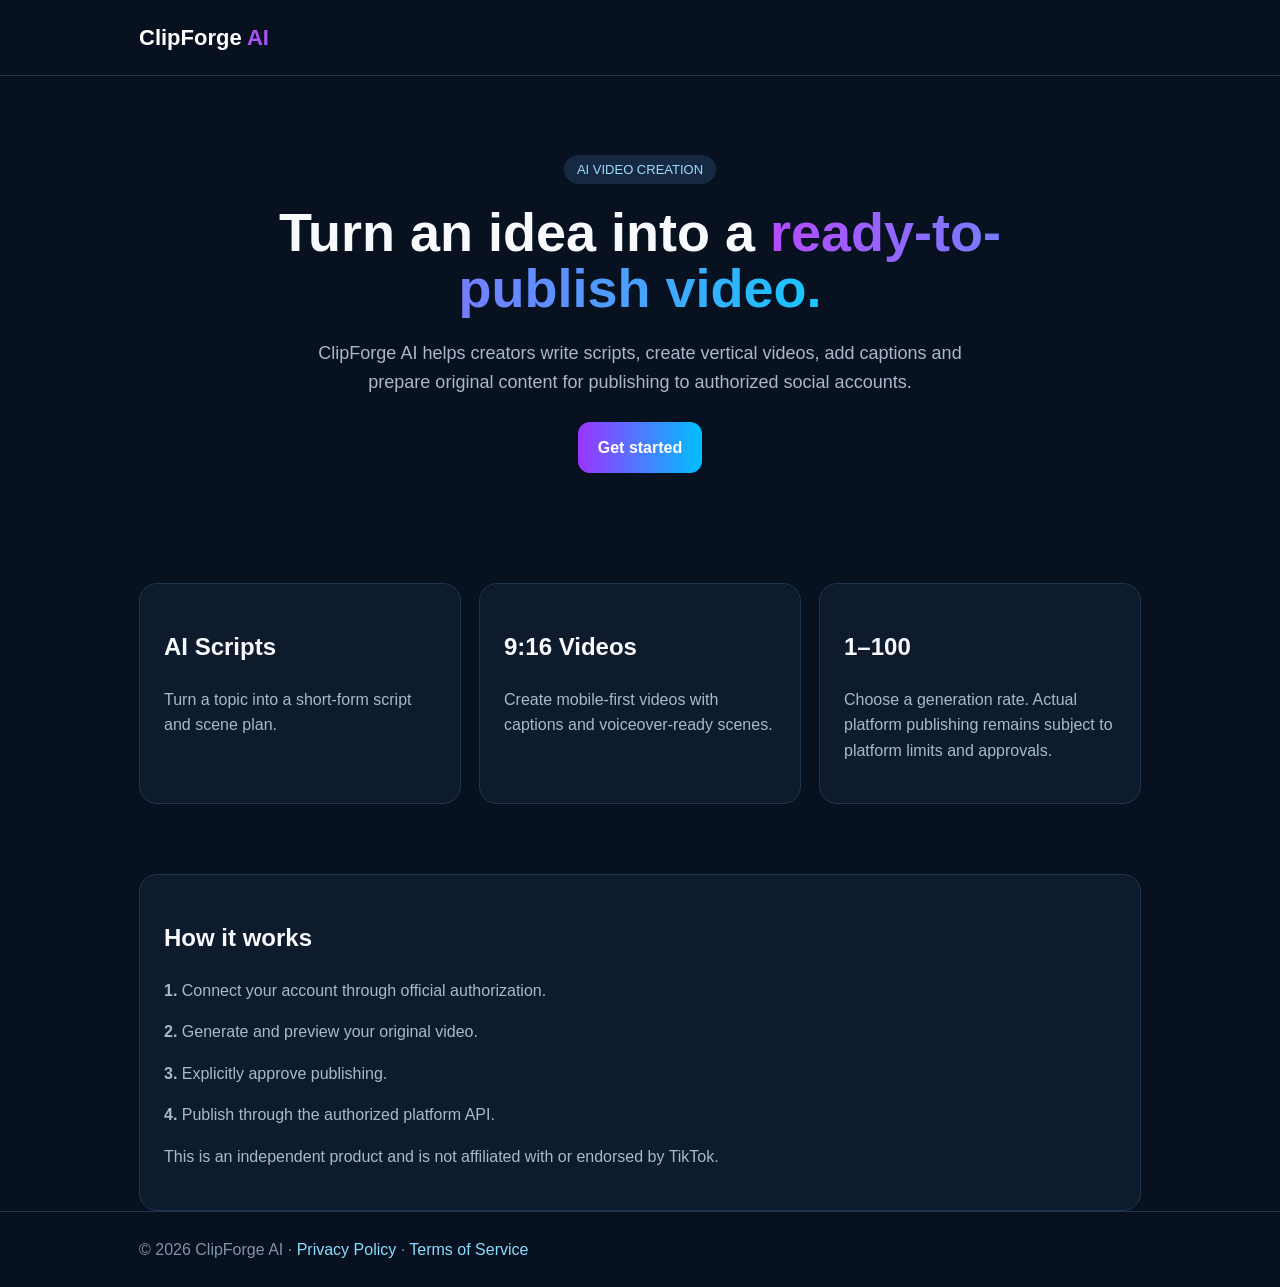
<file: index.html>
<!doctype html><html><head><meta charset="utf-8"><meta name="viewport" content="width=device-width,initial-scale=1"><title>ClipForge AI</title><link rel="stylesheet" href="style.css"></head><body><nav><div class="container"><a class="logo" href="index.html">ClipForge <span>AI</span></a></div></nav><section class="hero"><span class="pill">AI VIDEO CREATION</span><h1>Turn an idea into a <span class="gradient">ready-to-publish video.</span></h1><p>ClipForge AI helps creators write scripts, create vertical videos, add captions and prepare original content for publishing to authorized social accounts.</p><a class="btn" href="#how">Get started</a></section><section class="container"><div class="grid"><div class="card"><h2>AI Scripts</h2><p>Turn a topic into a short-form script and scene plan.</p></div><div class="card"><h2>9:16 Videos</h2><p>Create mobile-first videos with captions and voiceover-ready scenes.</p></div><div class="card"><h2>1–100</h2><p>Choose a generation rate. Actual platform publishing remains subject to platform limits and approvals.</p></div></div><div id="how" class="card"><h2>How it works</h2><p><b>1.</b> Connect your account through official authorization.</p><p><b>2.</b> Generate and preview your original video.</p><p><b>3.</b> Explicitly approve publishing.</p><p><b>4.</b> Publish through the authorized platform API.</p><p>This is an independent product and is not affiliated with or endorsed by TikTok.</p></div></section><footer class="footer"><div class="container">© 2026 ClipForge AI · <a href="privacy.html">Privacy Policy</a> · <a href="terms.html">Terms of Service</a></div></footer></body></html>
</file>
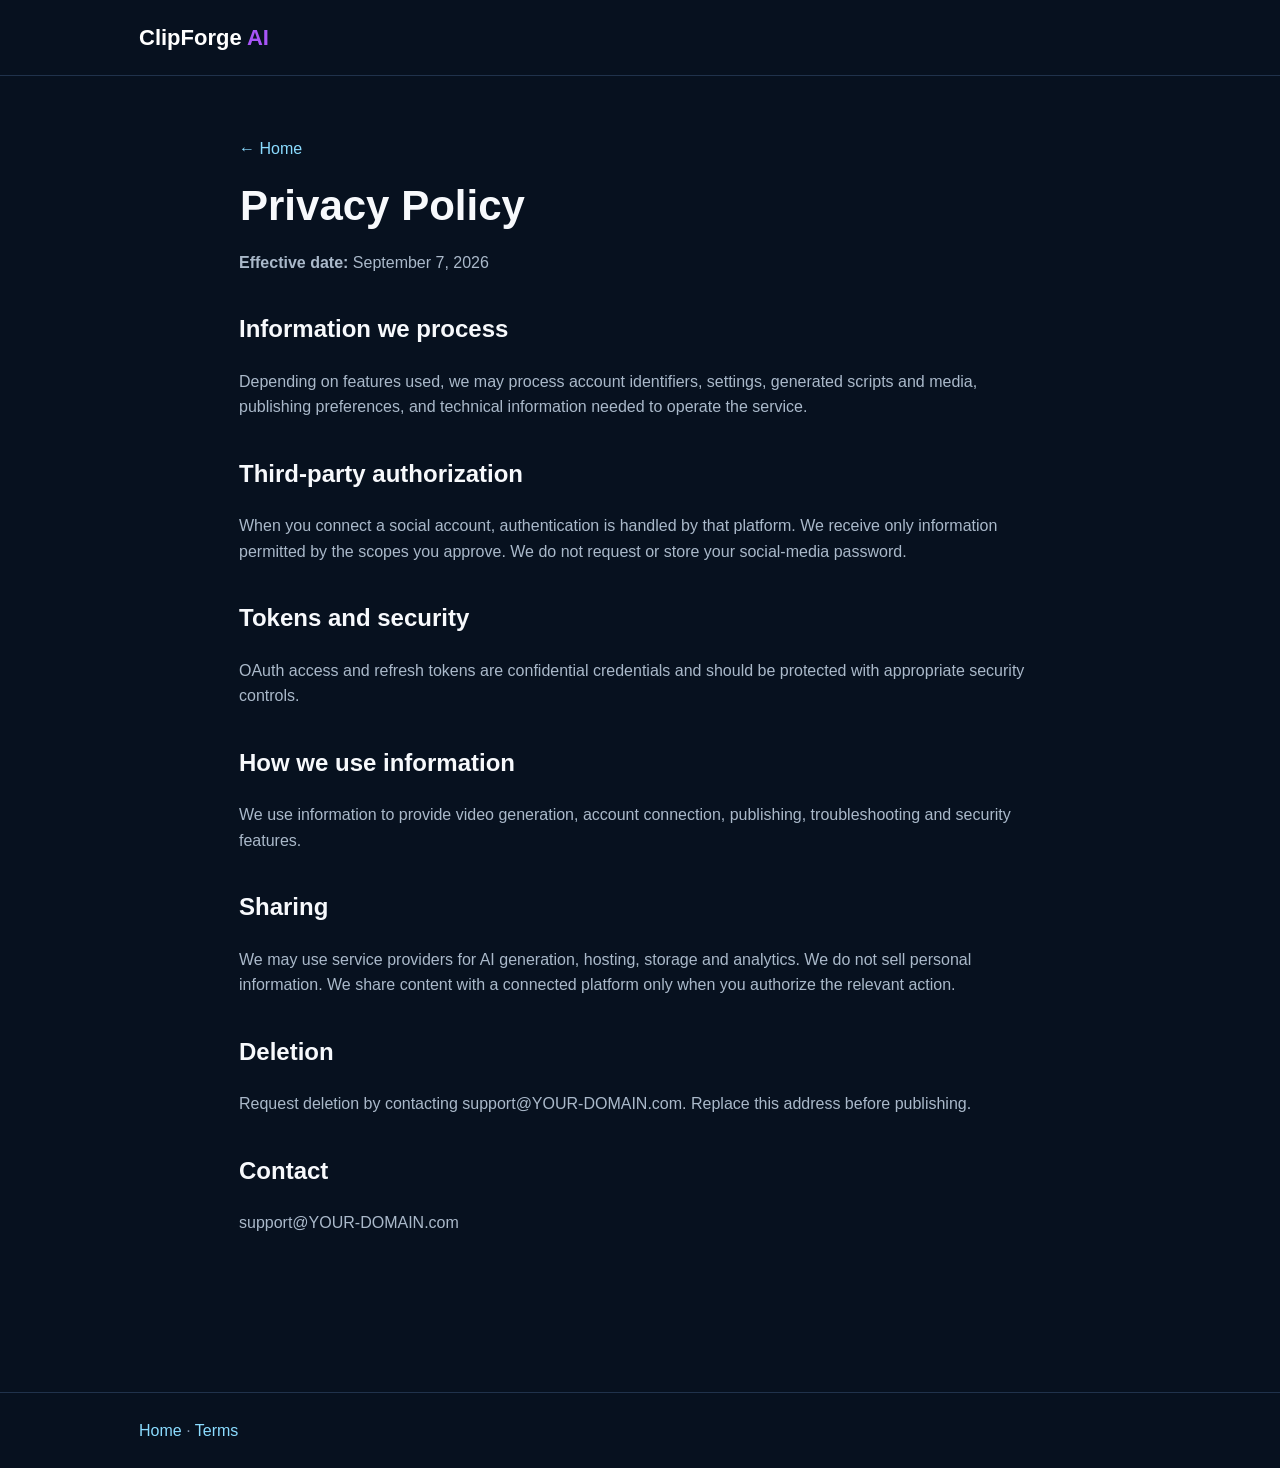
<file: privacy.html>
<!doctype html><html><head><meta charset="utf-8"><meta name="viewport" content="width=device-width,initial-scale=1"><title>Privacy Policy — ClipForge AI</title><link rel="stylesheet" href="style.css"></head><body><nav><div class="container"><a class="logo" href="index.html">ClipForge <span>AI</span></a></div></nav><main class="legal"><a href="index.html">← Home</a><h1>Privacy Policy</h1><p><b>Effective date:</b> September 7, 2026</p><h2>Information we process</h2><p>Depending on features used, we may process account identifiers, settings, generated scripts and media, publishing preferences, and technical information needed to operate the service.</p><h2>Third-party authorization</h2><p>When you connect a social account, authentication is handled by that platform. We receive only information permitted by the scopes you approve. We do not request or store your social-media password.</p><h2>Tokens and security</h2><p>OAuth access and refresh tokens are confidential credentials and should be protected with appropriate security controls.</p><h2>How we use information</h2><p>We use information to provide video generation, account connection, publishing, troubleshooting and security features.</p><h2>Sharing</h2><p>We may use service providers for AI generation, hosting, storage and analytics. We do not sell personal information. We share content with a connected platform only when you authorize the relevant action.</p><h2>Deletion</h2><p>Request deletion by contacting support@YOUR-DOMAIN.com. Replace this address before publishing.</p><h2>Contact</h2><p>support@YOUR-DOMAIN.com</p></main><footer class="footer"><div class="container"><a href="index.html">Home</a> · <a href="terms.html">Terms</a></div></footer></body></html>
</file>
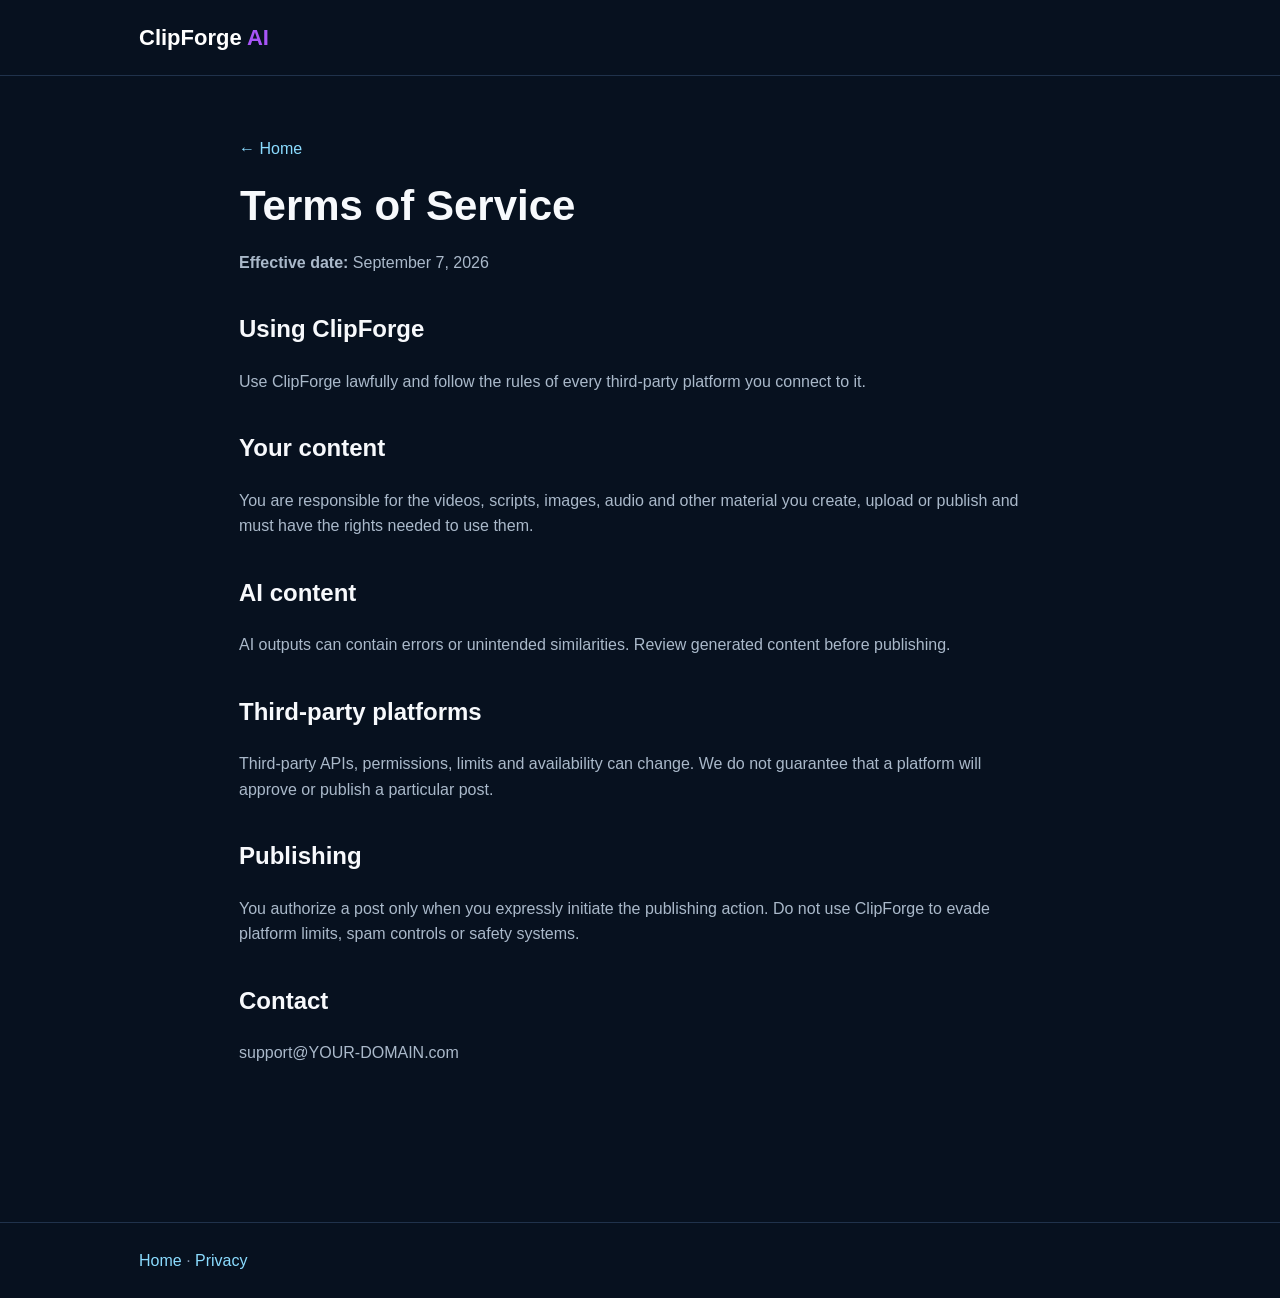
<file: terms.html>
<!doctype html><html><head><meta charset="utf-8"><meta name="viewport" content="width=device-width,initial-scale=1"><title>Terms of Service — ClipForge AI</title><link rel="stylesheet" href="style.css"></head><body><nav><div class="container"><a class="logo" href="index.html">ClipForge <span>AI</span></a></div></nav><main class="legal"><a href="index.html">← Home</a><h1>Terms of Service</h1><p><b>Effective date:</b> September 7, 2026</p><h2>Using ClipForge</h2><p>Use ClipForge lawfully and follow the rules of every third-party platform you connect to it.</p><h2>Your content</h2><p>You are responsible for the videos, scripts, images, audio and other material you create, upload or publish and must have the rights needed to use them.</p><h2>AI content</h2><p>AI outputs can contain errors or unintended similarities. Review generated content before publishing.</p><h2>Third-party platforms</h2><p>Third-party APIs, permissions, limits and availability can change. We do not guarantee that a platform will approve or publish a particular post.</p><h2>Publishing</h2><p>You authorize a post only when you expressly initiate the publishing action. Do not use ClipForge to evade platform limits, spam controls or safety systems.</p><h2>Contact</h2><p>support@YOUR-DOMAIN.com</p></main><footer class="footer"><div class="container"><a href="index.html">Home</a> · <a href="privacy.html">Privacy</a></div></footer></body></html>
</file>
<file: style.css>
*{box-sizing:border-box}body{margin:0;font-family:Arial,sans-serif;background:#07111f;color:#f7f9fc;line-height:1.6}a{color:#8bdcff;text-decoration:none}.container{max-width:1050px;margin:auto;padding:0 24px}nav{padding:20px 0;border-bottom:1px solid #20324b}.logo{font-size:22px;font-weight:900;color:white}.logo span{color:#a855f7}.hero{text-align:center;padding:80px 20px}.pill{padding:7px 13px;border-radius:99px;background:#162943;color:#9edbff;font-size:13px}h1{font-size:54px;line-height:1.05;max-width:800px;margin:22px auto}.gradient{background:linear-gradient(90deg,#b44cff,#16c8ff);-webkit-background-clip:text;color:transparent}.hero p{max-width:700px;margin:auto;color:#a9b8cb;font-size:18px}.btn{display:inline-block;padding:13px 20px;border-radius:12px;font-weight:bold;background:linear-gradient(90deg,#9b35ff,#00bfff);color:white;margin-top:25px}.grid{display:grid;grid-template-columns:repeat(3,1fr);gap:18px;padding:30px 0 70px}.card{background:#0d1b2d;border:1px solid #203650;border-radius:18px;padding:24px}.card p,.legal p,.legal li{color:#aab9ca}.legal{max-width:850px;margin:60px auto;padding:0 24px 80px}.legal h1{text-align:left;font-size:42px}.legal h2{margin-top:35px}.footer{border-top:1px solid #20324b;padding:25px;color:#8193aa}@media(max-width:750px){h1{font-size:40px}.grid{grid-template-columns:1fr}}
</file>
